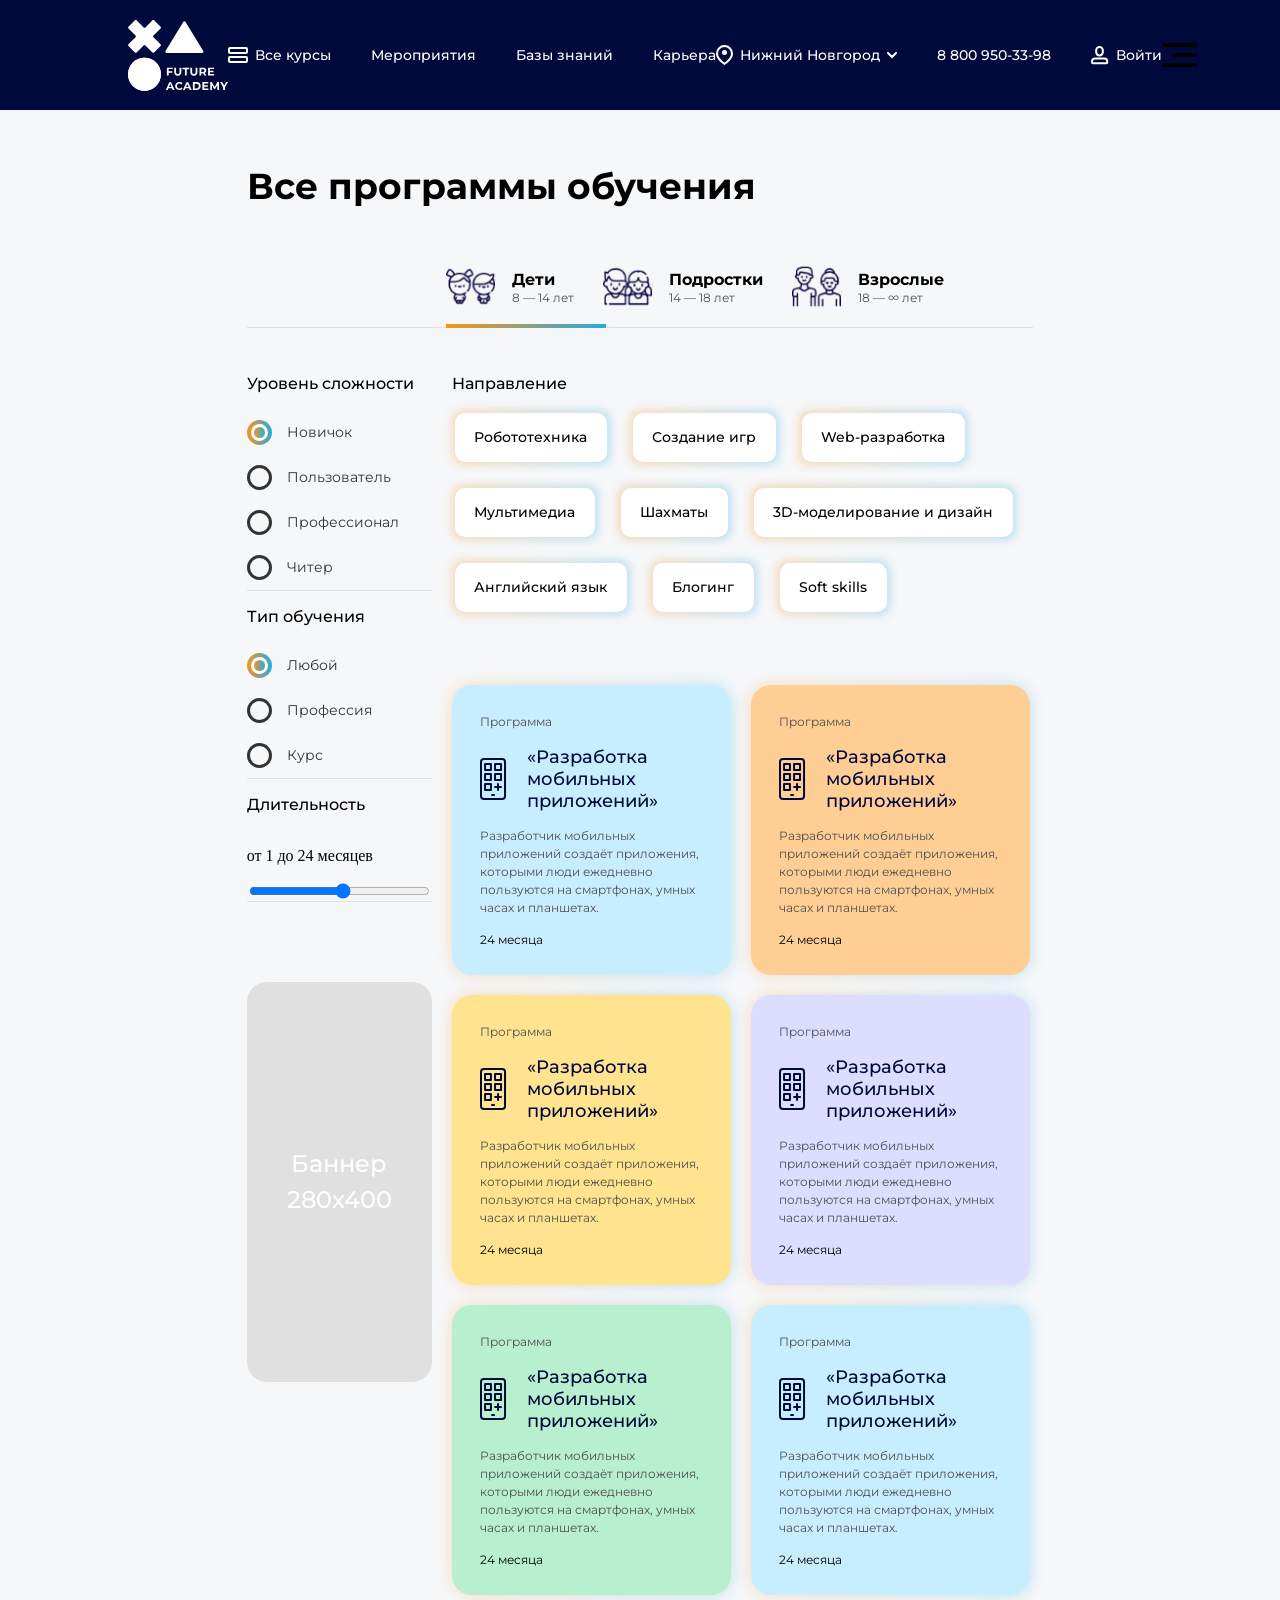
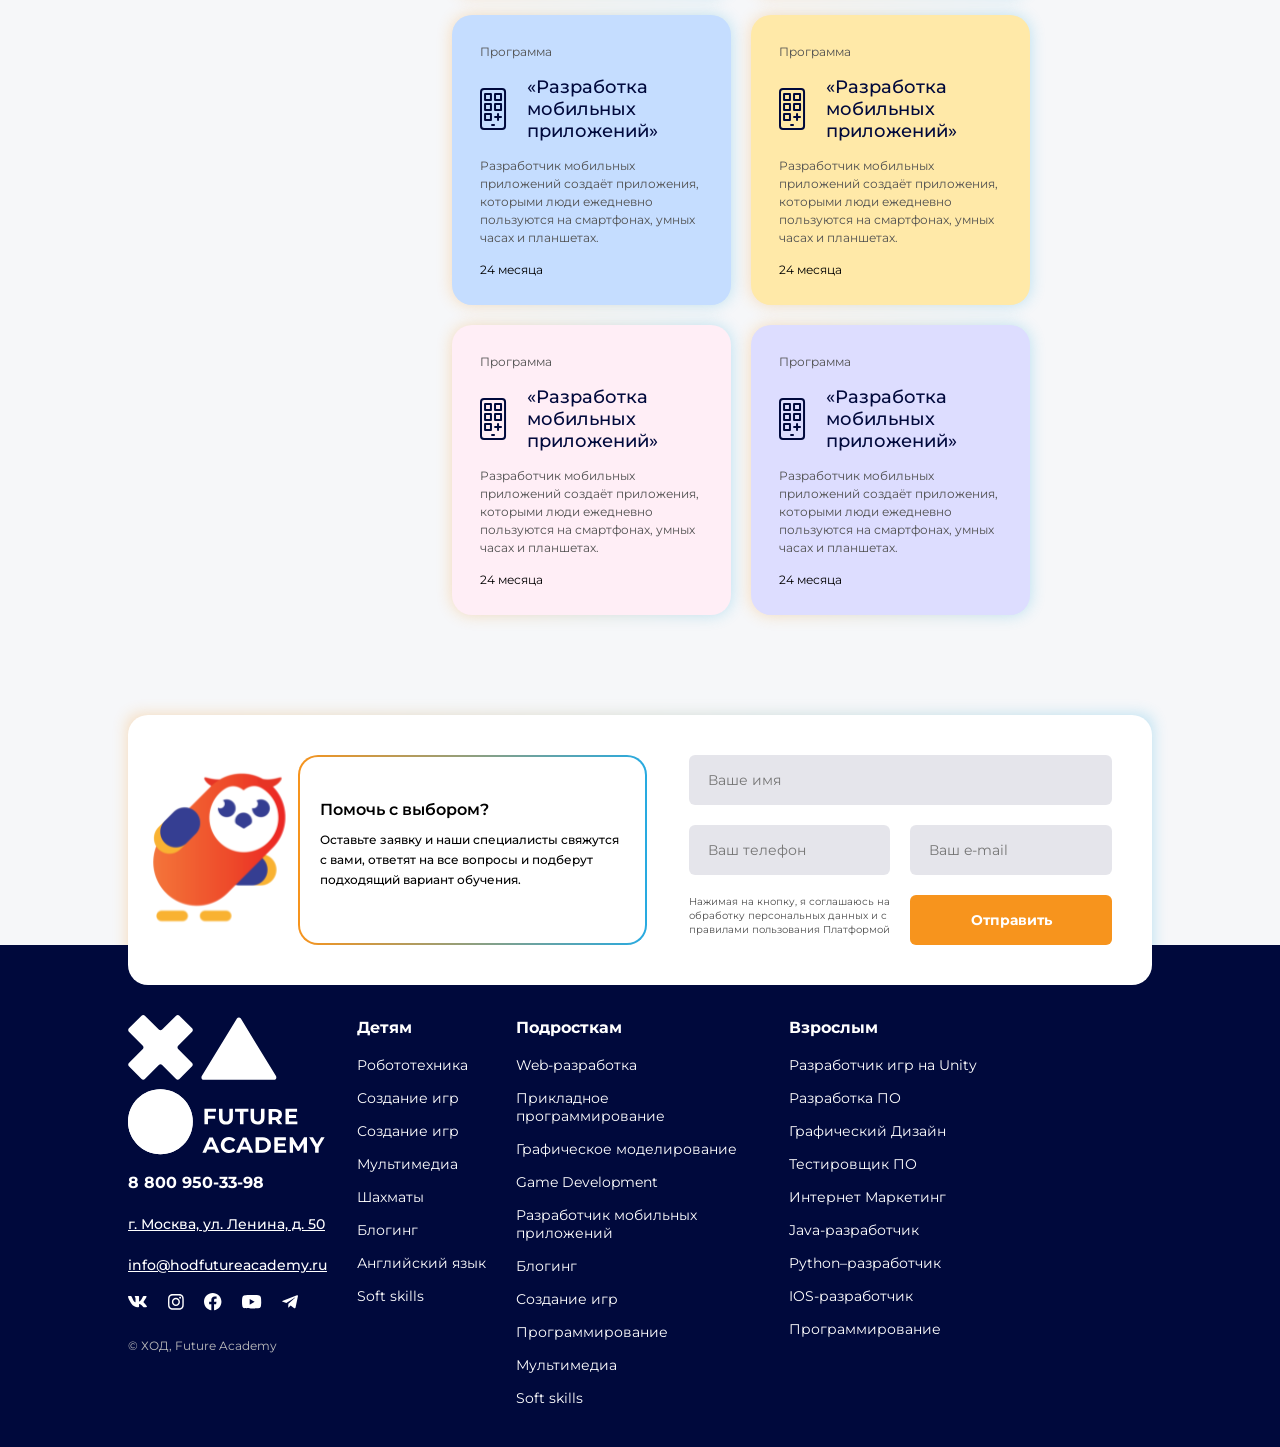
<file: allCourses.html>
<!DOCTYPE html>
<html lang="en">
<head>
    <meta charset="UTF-8">
    <meta name="viewport" content="width=device-width, initial-scale=1.0">
    <link href="https://fonts.googleapis.com/css2?family=Montserrat:ital,wght@0,100..900;1,100..900&display=swap" rel="stylesheet">
    <link rel="stylesheet" href="css/header.css">
    <link rel="stylesheet" href="css/burger.css">
    <link rel="stylesheet" href="css/allCourses.css">
    <link rel="stylesheet" href="css/footer.css">
    <title>all courses</title>
</head>
<body>
    <header>
        <img src="images/header/logoWhite.svg" alt="logo">
        <div class="header--info">
            <div class="header--info--with">
                <img src="images/header/headerIcon1White.svg" alt="" id="headerIcon1">
                <a href="" class="header--info--link" style="color: white;">Все курсы</a>
            </div>
            <a href="event.html" class="header--info--link" style="color: white;">Мероприятия</a>
            <a href="" class="header--info--link" style="color: white;">Базы знаний</a>
            <a href="" class="header--info--link" style="color: white;">Карьера</a>
        </div>

        <div class="header--info">
            <div class="header--info--with" id="headerCity">
                <img src="images/header/headerIcon2White.svg" alt="icon" id="headerIcon2">
                <p class="header--info--link" id="cityNow" style="color: white;"></p>
                <img src="images/header/headerIconCityWhite.svg" alt="icon" id="headerCityIcon">
            </div>
            <p class="header--info--link" style="color: white;">8 800 950-33-98</p>
            <div class="header--info--with">
                <img src="images/header/headerIcon3White.svg" alt="icon" id="headerIcon3">
                <a href="" class="header--info--link" style="color: white;">Войти</a>
            </div>
        </div>

        <div class="header--burger">
            <div class="header--burger--icon" id="burgerMenu">
                <span class="burgerStrip" id="strip1"></span>
                <span class="burgerStrip" id="strip2"></span>
                <span class="burgerStrip" id="strip3"></span>
            </div>
            <div class="header--burger--info" id="burgerInfo">
                <div id="burger0">
                    <div class="header--info--with" onclick="window.location='allCourses.html';">
                        <img src="images/header/headerIcon1.svg" alt="" id="headerIcon1">
                        <a class="header--info--link">Все курсы</a>
                    </div>
                    <a href="event.html" class="header--info--link">Мероприятия</a>
                    <a href="" class="header--info--link">Базы знаний</a>
                    <a href="" class="header--info--link">Карьера</a>
                </div>
                
                <div id="burger1">
                    <p class="header--info--link">8 800 950-33-98</p>
                    <div class="header--info--with">
                        <img src="images/header/headerIcon3.svg" alt="icon" id="headerIcon3">
                        <a href="" class="header--info--link">Войти</a>
                    </div>
                </div>
            </div>
        </div>
    </header>

    <div class="header--city--shadow" id="headerCityContainer">
        <div class="header--city--container">
            <h1 class="header--city--title">Выберите свой город</h1>

            <div class="header--city--info">
                <div class="header--city--content">
                    <p class="header--city--name" id="city0_0">Абакан</p>
                    <p class="header--city--name" id="city0_1">Азов</p>
                    <p class="header--city--name" id="city0_2">Александров</p>
                    <p class="header--city--name" id="city0_3">Алексин</p>
                    <p class="header--city--name" id="city0_4">Альметьевск</p>
                    <p class="header--city--name" id="city0_5">Анапа</p>
                    <p class="header--city--name" id="city0_6">Ангарск</p>
                    <p class="header--city--name" id="city0_7">Анжеро-Судженск</p>
                    <p class="header--city--name" id="city0_8">Апатиты</p>
                    <p class="header--city--name" id="city0_9">Арзамас</p>
                </div>

                <div class="header--city--content">
                    <p class="header--city--name" id="city1_0">Балаково</p>
                    <p class="header--city--name" id="city1_1">Балашиха</p>
                    <p class="header--city--name" id="city1_2">Барнаул</p>
                    <p class="header--city--name" id="city1_3">Белгород</p>
                    <p class="header--city--name" id="city1_4">Бердск</p>
                    <p class="header--city--name" id="city1_5">Березники</p>
                    <p class="header--city--name" id="city1_6">Бийск</p>
                    <p class="header--city--name" id="city1_7">Благовещенск</p>
                    <p class="header--city--name" id="city1_8">Братск</p>
                    <p class="header--city--name" id="city1_9">Брянск</p>
                </div>

                <div class="header--city--content">
                    <p class="header--city--name" id="city2_0">Владивосток</p>
                    <p class="header--city--name" id="city2_1">Владикавказ</p>
                    <p class="header--city--name" id="city2_2">Владимир</p>
                    <p class="header--city--name" id="city2_3">Волгоград</p>
                    <p class="header--city--name" id="city2_4">Волгодонск</p>
                    <p class="header--city--name" id="city2_5">Волжский</p>
                    <p class="header--city--name" id="city2_6">Великие Луки</p>
                    <p class="header--city--name" id="city2_7">Великий Новгород</p>
                    <p class="header--city--name" id="city2_8">Вологда</p>
                    <p class="header--city--name" id="city2_9">Воронеж</p>
                </div>

                <div class="header--city--content">
                    <p class="header--city--name" id="city3_0">Гатчина</p>
                    <p class="header--city--name" id="city3_1">Геленджик</p>
                    <p class="header--city--name" id="city3_2">Глазов</p>
                    <p class="header--city--name" id="city3_3">Горно-Алтайск</p>
                    <p class="header--city--name" id="city3_4">Грозный</p>
                    <p class="header--city--name" id="city3_5">Дзержинск</p>
                    <p class="header--city--name" id="city3_6">Димитровград</p>
                    <p class="header--city--name" id="city3_7">Дмитров</p>
                    <p class="header--city--name" id="city3_8">Домодедово</p>
                    <p class="header--city--name" id="city3_9">Дубна</p>
                </div>

                <div class="header--city--content">
                    <p class="header--city--name" id="city4_0">Казань</p>
                    <p class="header--city--name" id="city4_1">Калининград</p>
                    <p class="header--city--name" id="city4_2">Калуга</p>
                    <p class="header--city--name" id="city4_3">Камышин</p>
                    <p class="header--city--name" id="city4_4">Каспийск</p>
                    <p class="header--city--name" id="city4_5">Кемерово</p>
                    <p class="header--city--name" id="city4_6">Краснодар</p>
                    <p class="header--city--name" id="city4_7">Киров</p>
                    <p class="header--city--name" id="city4_8">Красноярск</p>
                    <p class="header--city--name" id="city4_9">Курск</p>
                </div>

            </div>

        </div>
    </div>

    <main>
        <h1 class="main--title">Все программы обучения</h1>

        <section class="part1">
            <div class="part1--info--age" id="ageContainer">
                <img src="images/main/part2/s.svg" alt="s" id="ageInfo">

                <div class="part1--age--option" id="part1age0">
                    <img src="images/main/part2/part2Children.svg" alt="ageIcon">
                    <div>
                        <p class="part1--age--name">Дети</p>
                        <p class="part1--age--number">8 — 14 лет</p>
                    </div>
                </div>

                <div class="part1--age--option" id="part1age1">
                    <img src="images/main/part2/part2Teenager.svg" alt="ageIcon">
                    <div>
                        <p class="part1--age--name">Подростки</p>
                        <p class="part1--age--number">14 — 18 лет</p>
                    </div>
                </div>

                <div class="part1--age--option" id="part1age2">
                    <img src="images/main/part2/part2Family.svg" alt="ageIcon">
                    <div class="part1--age--info">
                        <p class="part1--age--name">Взрослые</p>
                        <p class="part1--age--number">18 — ∞ лет</p>
                    </div>
                </div>
            </div>
        </section>

        <section class="part2">
            <section class="part2--sect1">
                <form action="allCourses.html">
                    <div class="part2--form--info">
                        <h1 class="part2--form--title">Уровень сложности</h1>

                        <label>
                            <input type="radio" name="radio0" checked>
                            <span class="radio-custom"></span>
                            <p class="part2--radio--name">Новичок</p>
                        </label>

                        <label>
                            <input type="radio" name="radio0">
                            <span class="radio-custom"></span>
                            <p class="part2--radio--name">Пользователь</p>
                        </label>

                        <label>
                            <input type="radio" name="radio0">
                            <span class="radio-custom"></span>
                            <p class="part2--radio--name">Профессионал</p>
                        </label>

                        <label>
                            <input type="radio" name="radio0">
                            <span class="radio-custom"></span>
                            <p class="part2--radio--name">Читер</p>
                        </label>

                    </div>

                    <div class="part2--form--info">
                        <h1 class="part2--form--title">Тип обучения</h1>

                        <label>
                            <input type="radio" name="radio1" checked>
                            <span class="radio-custom"></span>
                            <p class="part2--radio--name">Любой</p>
                        </label>

                        <label>
                            <input type="radio" name="radio1">
                            <span class="radio-custom"></span>
                            <p class="part2--radio--name">Профессия</p>
                        </label>

                        <label>
                            <input type="radio" name="radio1">
                            <span class="radio-custom"></span>
                            <p class="part2--radio--name">Курс</p>
                        </label>

                    </div>

                    <div class="part2--form--info">
                        <p class="part2--form--title">Длительность</p>
                        <p class="part2--form--text">от 1 до 24 месяцев</p>
                        <input type="range" min="1" max="24" step="1">
                    </div>

                    <div class="part2--form--banner">
                        <p class="part2--banner--text">Баннер</p>
                        <p class="part2--banner--text">280х400</p>
                    </div>
                </form>
            </section>

            <section class="part2--sect2">

                <div class="part2--sect2--direction">
                    <p class="part2--title">Направление</p>

                    <div class="part2--info--cards" id="part2age0Card">

                        <div class="part2--card--shadow">
                            <div class="part2--card">
                                <p class="part2--cards--name">Робототехника</p>
                            </div>
                        </div>
                        <div class="part2--card--shadow">
                            <div class="part2--card">
                                <p class="part2--cards--name">Создание игр</p>
                            </div>
                        </div>
                        <div class="part2--card--shadow">
                            <div class="part2--card">
                                <p class="part2--cards--name">Web-разработка</p>
                            </div>
                        </div>
                        <div class="part2--card--shadow">
                            <div class="part2--card">
                                <p class="part2--cards--name">Мультимедиа</p>
                            </div>
                        </div>
                        <div class="part2--card--shadow">
                            <div class="part2--card">
                                <p class="part2--cards--name">Шахматы</p>
                            </div>
                        </div>
                        <div class="part2--card--shadow">
                            <div class="part2--card">
                                <p class="part2--cards--name">3D-моделирование и дизайн</p>
                            </div>
                        </div>
                        <div class="part2--card--shadow">
                            <div class="part2--card">
                                <p class="part2--cards--name">Английский язык</p>
                            </div>
                        </div>
                        <div class="part2--card--shadow">
                            <div class="part2--card">
                                <p class="part2--cards--name">Блогинг</p>
                            </div>
                        </div>
                        <div class="part2--card--shadow">
                            <div class="part2--card">
                                <p class="part2--cards--name">Soft skills</p>
                            </div>
                        </div>

                    </div>

                    <div class="part2--info--cards" id="part2age1Card">

                        <div class="part2--card--shadow">
                            <div class="part2--card">
                                <p class="part2--cards--name">Web-разработка</p>
                            </div>
                        </div>
                        <div class="part2--card--shadow">
                            <div class="part2--card">
                                <p class="part2--cards--name">Прикладное программирование</p>
                            </div>
                        </div>
                        <div class="part2--card--shadow">
                            <div class="part2--card">
                                <p class="part2--cards--name">Графическое моделирование</p>
                            </div>
                        </div>
                        <div class="part2--card--shadow">
                            <div class="part2--card">
                                <p class="part2--cards--name">Game Development</p>
                            </div>
                        </div>
                        <div class="part2--card--shadow">
                            <div class="part2--card">
                                <p class="part2--cards--name">Разработчик мобильных приложений</p>
                            </div>
                        </div>
                        <div class="part2--card--shadow">
                            <div class="part2--card">
                                <p class="part2--cards--name">Блогинг</p>
                            </div>
                        </div>
                        <div class="part2--card--shadow">
                            <div class="part2--card">
                                <p class="part2--cards--name">Создание игр</p>
                            </div>
                        </div>
                        <div class="part2--card--shadow">
                            <div class="part2--card">
                                <p class="part2--cards--name">Программирование</p>
                            </div>
                        </div>
                        <div class="part2--card--shadow">
                            <div class="part2--card">
                                <p class="part2--cards--name">Мультимедиа</p>
                            </div>
                        </div>
                        <div class="part2--card--shadow">
                            <div class="part2--card">
                                <p class="part2--cards--name">Soft skills</p>
                            </div>
                        </div>
                        
                    </div>

                    <div class="part2--info--cards" id="part2age2Card">

                        <div class="part2--card--shadow">
                            <div class="part2--card">
                                <p class="part2--cards--name">Разработчик игр на Unity</p>
                            </div>
                        </div>
                        <div class="part2--card--shadow">
                            <div class="part2--card">
                                <p class="part2--cards--name">Разработка ПО</p>
                            </div>
                        </div>
                        <div class="part2--card--shadow">
                            <div class="part2--card">
                                <p class="part2--cards--name">Графический Дизайн</p>
                            </div>
                        </div>
                        <div class="part2--card--shadow">
                            <div class="part2--card">
                                <p class="part2--cards--name">Тестировщик ПО</p>
                            </div>
                        </div>
                        <div class="part2--card--shadow">
                            <div class="part2--card">
                                <p class="part2--cards--name">Интернет Маркетинг</p>
                            </div>
                        </div>
                        <div class="part2--card--shadow">
                            <div class="part2--card">
                                <p class="part2--cards--name">Java-разработчик</p>
                            </div>
                        </div>
                        <div class="part2--card--shadow">
                            <div class="part2--card">
                                <p class="part2--cards--name">Python–разработчик</p>
                            </div>
                        </div>
                        <div class="part2--card--shadow">
                            <div class="part2--card">
                                <p class="part2--cards--name">IOS-разработчик</p>
                            </div>
                        </div>
                        <div class="part2--card--shadow">
                            <div class="part2--card">
                                <p class="part2--cards--name">Программирование</p>
                            </div>
                        </div>

                    </div>
                </div>

                <div class="part2--sect2--cards">
                    
                    <div class="part2--sect2--card--shadow">
                        <div class="part2--sect2--card" id="part2Card0">
                            <p class="part2--sect2--text">Программа</p>
                            <div class="part2--sect2--card--info">
                                <img src="images/all/allCoursesIcon.svg" alt="icon">
                                <p class="part2--sect2--title">«Разработка мобильных приложений»</p>
                            </div>
                            <p class="part2--sect2--text">Разработчик мобильных приложений создаёт приложения, которыми люди ежедневно пользуются 
    на смартфонах, умных часах и планшетах. </p>
                            <p class="part2--sect2--date">24 месяца</p>
                        </div>
                    </div>
                    
                    <div class="part2--sect2--card--shadow">
                        <div class="part2--sect2--card" id="part2Card1">
                            <p class="part2--sect2--text">Программа</p>
                            <div class="part2--sect2--card--info">
                                <img src="images/all/allCoursesIcon.svg" alt="icon">
                                <p class="part2--sect2--title">«Разработка мобильных приложений»</p>
                            </div>
                            <p class="part2--sect2--text">Разработчик мобильных приложений создаёт приложения, которыми люди ежедневно пользуются 
    на смартфонах, умных часах и планшетах. </p>
                            <p class="part2--sect2--date">24 месяца</p>
                        </div>
                    </div>

                    <div class="part2--sect2--card--shadow">
                        <div class="part2--sect2--card" id="part2Card2">
                            <p class="part2--sect2--text">Программа</p>
                            <div class="part2--sect2--card--info">
                                <img src="images/all/allCoursesIcon.svg" alt="icon">
                                <p class="part2--sect2--title">«Разработка мобильных приложений»</p>
                            </div>
                            <p class="part2--sect2--text">Разработчик мобильных приложений создаёт приложения, которыми люди ежедневно пользуются 
    на смартфонах, умных часах и планшетах. </p>
                            <p class="part2--sect2--date">24 месяца</p>
                        </div>
                    </div>

                    <div class="part2--sect2--card--shadow">
                        <div class="part2--sect2--card" id="part2Card3">
                            <p class="part2--sect2--text">Программа</p>
                            <div class="part2--sect2--card--info">
                                <img src="images/all/allCoursesIcon.svg" alt="icon">
                                <p class="part2--sect2--title">«Разработка мобильных приложений»</p>
                            </div>
                            <p class="part2--sect2--text">Разработчик мобильных приложений создаёт приложения, которыми люди ежедневно пользуются 
    на смартфонах, умных часах и планшетах. </p>
                            <p class="part2--sect2--date">24 месяца</p>
                        </div>
                    </div>

                    <div class="part2--sect2--card--shadow">
                        <div class="part2--sect2--card" id="part2Card4">
                            <p class="part2--sect2--text">Программа</p>
                            <div class="part2--sect2--card--info">
                                <img src="images/all/allCoursesIcon.svg" alt="icon">
                                <p class="part2--sect2--title">«Разработка мобильных приложений»</p>
                            </div>
                            <p class="part2--sect2--text">Разработчик мобильных приложений создаёт приложения, которыми люди ежедневно пользуются 
    на смартфонах, умных часах и планшетах. </p>
                            <p class="part2--sect2--date">24 месяца</p>
                        </div>
                    </div>

                    <div class="part2--sect2--card--shadow">
                        <div class="part2--sect2--card" id="part2Card5">
                            <p class="part2--sect2--text">Программа</p>
                            <div class="part2--sect2--card--info">
                                <img src="images/all/allCoursesIcon.svg" alt="icon">
                                <p class="part2--sect2--title">«Разработка мобильных приложений»</p>
                            </div>
                            <p class="part2--sect2--text">Разработчик мобильных приложений создаёт приложения, которыми люди ежедневно пользуются 
    на смартфонах, умных часах и планшетах. </p>
                            <p class="part2--sect2--date">24 месяца</p>
                        </div>
                    </div>

                    <div class="part2--sect2--card--shadow">
                        <div class="part2--sect2--card" id="part2Card6">
                            <p class="part2--sect2--text">Программа</p>
                            <div class="part2--sect2--card--info">
                                <img src="images/all/allCoursesIcon.svg" alt="icon">
                                <p class="part2--sect2--title">«Разработка мобильных приложений»</p>
                            </div>
                            <p class="part2--sect2--text">Разработчик мобильных приложений создаёт приложения, которыми люди ежедневно пользуются 
    на смартфонах, умных часах и планшетах. </p>
                            <p class="part2--sect2--date">24 месяца</p>
                        </div>
                    </div>

                    <div class="part2--sect2--card--shadow">
                        <div class="part2--sect2--card" id="part2Card7">
                            <p class="part2--sect2--text">Программа</p>
                            <div class="part2--sect2--card--info">
                                <img src="images/all/allCoursesIcon.svg" alt="icon">
                                <p class="part2--sect2--title">«Разработка мобильных приложений»</p>
                            </div>
                            <p class="part2--sect2--text">Разработчик мобильных приложений создаёт приложения, которыми люди ежедневно пользуются 
    на смартфонах, умных часах и планшетах. </p>
                            <p class="part2--sect2--date">24 месяца</p>
                        </div>
                    </div>

                    <div class="part2--sect2--card--shadow">
                        <div class="part2--sect2--card" id="part2Card8">
                            <p class="part2--sect2--text">Программа</p>
                            <div class="part2--sect2--card--info">
                                <img src="images/all/allCoursesIcon.svg" alt="icon">
                                <p class="part2--sect2--title">«Разработка мобильных приложений»</p>
                            </div>
                            <p class="part2--sect2--text">Разработчик мобильных приложений создаёт приложения, которыми люди ежедневно пользуются 
    на смартфонах, умных часах и планшетах. </p>
                            <p class="part2--sect2--date">24 месяца</p>
                        </div>
                    </div>

                    <div class="part2--sect2--card--shadow">
                        <div class="part2--sect2--card" id="part2Card9">
                            <p class="part2--sect2--text">Программа</p>
                            <div class="part2--sect2--card--info">
                                <img src="images/all/allCoursesIcon.svg" alt="icon">
                                <p class="part2--sect2--title">«Разработка мобильных приложений»</p>
                            </div>
                            <p class="part2--sect2--text">Разработчик мобильных приложений создаёт приложения, которыми люди ежедневно пользуются 
    на смартфонах, умных часах и планшетах. </p>
                            <p class="part2--sect2--date">24 месяца</p>
                        </div>
                    </div>

                </div>
                
            </section>

        </section>
    </main>

    <footer>
        <section class="footer--part1--shadow">
            <div class="footer--part1">
                <div class="footer--owl">
                    <img src="images/footer/owl.svg" alt="owl" id="footerOwl">
                    <div class="footer--message--border">
                        <div class="footer--part1--message">
                            <h1 class="footer--message--title">Помочь с выбором?</h1>
                            <p class="footer--message--text">Оставьте заявку и наши специалисты свяжутся с вами, ответят на все вопросы 
                                и подберут подходящий вариант обучения.</p>
                        </div>
                    </div>
                </div>
                
                <form action="index.html" class="footer--form">
                    <input type="text" class="footer--input" placeholder="Ваше имя">
                    <div class="footer--form--child">
                        <div class="footer--submit">
                            <input type="text" class="footer--input" placeholder="Ваш телефон">
                            <p class="footer--form--text">Нажимая на кнопку, я соглашаюсь 
                                на обработку персональных данных 
                                и с правилами пользования Платформой</p>
                        </div>
                        <div class="footer--submit">
                            <input type="email" class="footer--input" placeholder="Ваш e-mail">
                            <button class="footer--button">Отправить</button>
                        </div>
                    </div>
                    
                </form>
            </div>
        </section>

        <section class="footer--main">

            <div class="footer--content">
                <img src="images/footer/logo.svg" alt="logo">
                <h1 class="footer--title">8 800 950-33-98</h1>
                <a href="" class="footer--link">г. Москва, ул. Ленина, д. 50</a>
                <a href="" class="footer--link">info@hodfutureacademy.ru</a>
                <div class="footer--icons">
                    <img src="images/footer/icons/icon1.svg" alt="icon">
                    <img src="images/footer/icons/icon2.svg" alt="icon">
                    <img src="images/footer/icons/icon3.svg" alt="icon">
                    <img src="images/footer/icons/icon4.svg" alt="icon">
                    <img src="images/footer/icons/icon5.svg" alt="icon">
                </div>
                <p class="footer--author">© ХОД, Future Academy</p>
            </div>

            <div class="footer--content footerContent1">
                <h1 class="footer--title">Детям</h1>
                <p class="footer--text">Робототехника</p>
                <p class="footer--text">Создание игр</p>
                <p class="footer--text">Создание игр</p>
                <p class="footer--text">Мультимедиа</p>
                <p class="footer--text">Шахматы</p>
                <p class="footer--text">Блогинг</p>
                <p class="footer--text">Английский язык</p>
                <p class="footer--text">Soft skills</p>
            </div>

            <div class="footer--content footerContent2">
                <h1 class="footer--title">Подросткам</h1>
                <p class="footer--text">Web-разработка</p>
                <p class="footer--text">Прикладное программирование</p>
                <p class="footer--text">Графическое моделирование</p>
                <p class="footer--text">Game Development</p>
                <p class="footer--text">Разработчик мобильных приложений</p>
                <p class="footer--text">Блогинг</p>
                <p class="footer--text">Создание игр</p>
                <p class="footer--text">Программирование</p>
                <p class="footer--text">Мультимедиа</p>
                <p class="footer--text">Soft skills</p>
            </div>

            <div class="footer--content footerContent3">
                <h1 class="footer--title">Взрослым</h1>
                <p class="footer--text">Разработчик игр на Unity</p>
                <p class="footer--text">Разработка ПО</p>
                <p class="footer--text">Графический Дизайн</p>
                <p class="footer--text">Тестировщик ПО</p>
                <p class="footer--text">Интернет Маркетинг</p>
                <p class="footer--text">Java-разработчик</p>
                <p class="footer--text">Python–разработчик</p>
                <p class="footer--text">IOS-разработчик</p>
                <p class="footer--text">Программирование</p>
            </div>

            <div class="footer--content footerContent4">
                <h1 class="footer--title">Информация</h1>
                <p class="footer--text">Об академии</p>
                <p class="footer--text">Мероприятия</p>
                <p class="footer--text">Новости</p>
                <p class="footer--text">База знаний</p>
                <p class="footer--text">Карьера</p>
                <p class="footer--text">Контакты</p>
            </div>

        </section>
    </footer>

    <script src="js/header.js"></script>
    <script src="js/allCourses.js"></script>
</body>
</html>
</file>
<file: css/header.css>
*{scroll-behavior: smooth;}
body{
    margin: 0;
    background-color: #F6F7F9;
}
main{
    margin-top: 110px;
}



header{
    position: fixed;
    background-color: white;
    display: flex;
    flex-direction: row;
    align-items: center;
    padding-left: 19.27%;
    padding-right: 19.27%;
    width: 61.46%;
    justify-content: space-between;
    height: 110px;
    top: 0;
    z-index: 2;
}
#headerCityIcon{
    transition: all 0.3s ease;
}
.header--info{
    display: flex;
    flex-direction: row;
    align-items: center;
    gap: 40px;
}
.header--info--with{
    display: flex;
    flex-direction: row;
    align-items: center;
    gap: 7px;
    cursor: pointer;
}
.header--info--link{
    font-family: 'Montserrat','Arial';
    font-style: normal;
    font-weight: 500;
    font-size: 14px;
    line-height: 17px;
    align-items: center;
    text-decoration: none;
    color: #000000;
    white-space: nowrap;
}


.header--city--shadow{
    position: fixed;
    width: 61.46%;
    box-sizing: border-box;
    margin-left: 19.27%;
    margin-right: 19.27%;
    z-index: 2;
    transition: all 0.3s ease;
}
.header--city--shadow::before{
    content: "";
    position: absolute;
    top: 8px; left: -10px; right: -10px; bottom: -17px;
    background: linear-gradient(90deg, #F7941D 0%, #27AAE1 100%);
    opacity: 0.3;
    border-radius: 10px;
    filter: blur(8px);
    z-index: -1;
}
.header--city--container{
    display: flex;
    flex-direction: column;
    background-color: #fff;
    border-radius: 0 0 6px 6px;
    padding: 20px;
    box-sizing: border-box;
}
.header--city--title{
    font-family: 'Montserrat';
    font-style: normal;
    font-weight: 600;
    font-size: 24px;
    line-height: 29px;
    display: flex;
    align-items: center;
    color: #000000;
}
.header--city--info{
    display: flex;
    flex-direction: row;
    gap: 30px;
}
.header--city--content{
    display: flex;
    flex-direction: column;
    gap: 15px;
}
.header--city--name{
    font-family: 'Montserrat';
    font-style: normal;
    font-weight: 400;
    font-size: 14px;
    color: #4F4F4F;
    margin: 0;
    transition: all 0.15s ease;
}
.header--city--name:hover{
    cursor: pointer;
    font-weight: 500;
    color: #00093C;
}
.header--city--shadow{opacity: 0; display: none;}


.header--burger{display: none;}
#burger1{
    display: none;
    display: flex;
    flex-direction: column;
    gap: 10px;
    width: 100%;
    align-items: center;
    justify-content: center;
}
#burger0{
    display: flex;
    flex-direction: column;
    gap: 10px;
    width: 100%;
    align-items: center;
    justify-content: center;
}
.header--burger--info{
    top: 120px;
    display: flex;
    flex-direction: column;
    align-items: center;
    justify-content: center;
    position: absolute;
    z-index: 2;
    width: 200px;
    background-color: white;
    gap: 10px;
    padding-top: 20px;
    padding-bottom: 20px;
    border-radius: 10px;
    transition: all 0.3s ease;
}



@media screen and (max-width: 1800px) {
    .header--burger{display: flex;}
    #headerInfo0{display: none;}
}
@media screen and (max-width: 1500px) {
    header{
        padding-left: 14%;
        padding-right: 14%;
        width: 72%;
    }
    .header--city--shadow{
        margin-left: 14%;
        margin-right: 14%;
        width: 72%;
    }
}
@media screen and (max-width: 1300px) {
    header{
        padding-left: 10%;
        padding-right: 10%;
        width: 80%;
    }
    .header--city--shadow{
        margin-left: 10%;
        margin-right: 10%;  
        width: 80%;
    }
}
@media screen and (max-width: 900px) {
    header{
        padding-left: 3%;
        padding-right: 3%;
        width: 94%;
    }
    .header--city--shadow{
        margin-left: 3%;
        margin-right: 3%;  
        width: 94%;
    }
}
@media screen and (max-width: 700px) {
    #headerInfo1{display: none;}
    #burger1{display: flex;}
}
</file>
<file: css/burger.css>
.header--burger--icon{
    display: flex;
    flex-direction: column;
    align-items: flex-end;
    gap: 6px;
}
.burgerStrip{
    width: 35px;
    height: 4px;
    background-color: black;
    transition: all 0.3s ease;
    border-radius: 5px;
}
#strip2{
    width: 25px;
}
.us1{
    transform: rotate(45deg);
}
.us2{
    opacity: 0%;
}
.us3{
    transform: rotate(-45deg);
    margin-top: -21px;
}


.header--burger--info{
    display: none;
}
</file>
<file: css/allCourses.css>
header{background-color: #00093C;}
main{
    display: flex;
    flex-direction: column;
    gap: 30px;
    padding-top: 30px;
    padding-left: 19.27%;
    padding-right: 19.27%;
    margin-bottom: 100px;
}



.main--title{
    font-family: 'Montserrat';
    font-style: normal;
    font-weight: 700;
    font-size: 36px;
    line-height: 44px;
    color: #000000;
}


.part1{
    display: flex;
    flex-direction: column;
}
.part1--info--age{
    display: flex;
    flex-direction: row;
    justify-content: space-between;
    align-items: center;
    border-bottom: 1px solid #E0E0E0;
    padding-bottom: 15px;
    padding-right: 11.36%;
    padding-left: 25.4%;
}
.part1--age--option{
    display: flex;
    flex-direction: row;
    align-items: center;
    gap: 16px;
    cursor: pointer;
}
.part1--age--name{
    font-family: 'Montserrat';
    font-style: normal;
    font-weight: 700;
    font-size: 16px;
    line-height: 20px;
    align-items: center;
    color: #000000;
    margin: 0;
}
.part1--age--number{
    font-family: 'Montserrat';
    font-style: normal;
    font-weight: 400;
    font-size: 12px;
    line-height: 15px;
    align-items: center;
    color: #4F4F4F;
    margin: 0;
}





.part2{
    display: flex;
    flex-direction: row;
    gap: 20px;
    justify-content: space-between;
}
.part2--sect1{
    width: 23.73%;
}
.part2--sect2{
    width: 74.58%;
    display: flex;
    flex-direction: column;
    gap: 70px;
}


.part2--form--info{
    display: flex;
    flex-direction: column;
    border-bottom: 1px solid #E0E0E0;
}
label{
    display: flex;
    flex-direction: row;
    cursor: pointer;
    font-size: 24px;
    align-items: center;
    gap: 15px;
}
input[type="radio"] {
    display: none;
}
.radio-custom {
    width: 25px;
    height: 25px;
    border: 3px solid #333;
    border-radius: 50%;
    display: flex;
    align-items: center;
    justify-content: center;
    box-sizing: border-box;
    padding: 3px;
}
input[type="radio"]:checked + .radio-custom {
    border: 4px solid transparent;
    background: 
    linear-gradient(#fff, #fff) padding-box, 
    linear-gradient(90deg, #F7941D 0%, #27AAE1 100%) border-box;
    position: relative;
}
input[type="radio"]:checked + .radio-custom::after {
    content: "";
    width: 100%;
    height: 100%;
    border-radius: 50%;
    background: linear-gradient(90deg, #F7941D 0%, #27AAE1 100%);
}
.part2--radio--name{
    font-family: 'Montserrat';
    font-style: normal;
    font-weight: 400;
    font-size: 14px;
    line-height: 17px;
    color: #333333;
    transition: all 0.3s ease;
}
.part2--radio--name:hover{
    font-weight: 500;
    color: #000000;
}
input[type="radio"]:checked + .part2--radio--name{
    font-weight: 500;
    color: #000000;
}
.part2--form--title{
    font-family: 'Montserrat';
    font-style: normal;
    font-weight: 500;
    font-size: 16px;
    line-height: 20px;
    color: #000000;
}
.part2--form--banner{
    width: 100%;
    height: 400px;
    display: flex;
    flex-direction: column;
    align-items: center;
    justify-content: center;
    border-radius: 20px;
    background-color: #E0E0E0;
    margin-top: 80px;
    cursor: pointer;
}
.part2--banner--text{
    font-family: 'Montserrat';
    font-style: normal;
    font-weight: 500;
    font-size: 24px;
    line-height: 36px;
    color: #FFFFFF;
    margin: 0;
}


.part2--age--info{
    display: flex;
    flex-direction: column;
    gap: 2px;
}
.part2--info--cards{
    display: flex;
    flex-direction: row;
    flex-wrap: wrap;
    gap: 20px;
    /* padding-left: 25.4%; */
}
.part2--card--shadow {
    position: relative;
    padding: 3px;
    border-radius: 10px;
    z-index: 1; /* Создаем контекст наслоения */
}
.part2--card--shadow::before {
    content: "";
    position: absolute;
    top: 0; left: 0; right: 0; bottom: 0;
    background: linear-gradient(90deg, #F7941D 0%, #27AAE1 100%);
    opacity: 0.3;
    border-radius: 10px;
    filter: blur(5px);
    z-index: -1;
    transition: all 0.3s ease;
}
.part2--card{
    background-color: white;
    padding-left: 19.5px;
    padding-right: 19.5px;
    padding-top: 16px;
    padding-bottom: 16px;
    border-radius: 10px;
}
.part2--cards--name{
    font-family: 'Montserrat';
    font-style: normal;
    font-weight: 500;
    font-size: 14px;
    line-height: 17px;
    text-align: center;
    color: #000000;
    margin: 0;
}
.part2--card--shadow:hover::before {
    top: -8px; left: -8px; right: -8px; bottom: -10px;
    border-radius: 20px;
}
.part2--card:hover{
    cursor: pointer;
}
#ageInfo{
    position: absolute;
    transition: all 0.3s ease;
}
.part2--title{
    font-family: 'Montserrat';
    font-style: normal;
    font-weight: 500;
    font-size: 16px;
    line-height: 20px;
    color: #000000;
}
#part2age1Card{display: none;}
#part2age2Card{display: none;}




.part2--sect2--cards{
    display: flex;
    flex-direction: row;
    flex-wrap: wrap;
    gap: 20px;
}
.part2--sect2--text{
    max-width: 368.72px;
    font-family: 'Montserrat';
    font-style: normal;
    font-weight: 400;
    font-size: 12px;
    line-height: 18px;
    color: #4F4F4F;
    margin: 0;
}
.part2--sect2--title{
    max-width: 329.8px;
    font-family: 'Montserrat';
    font-style: normal;
    font-weight: 500;
    font-size: 18px;
    line-height: 22px;
    color: #00093C;
    margin: 0;
}
.part2--sect2--date{
    font-family: 'Montserrat';
    font-style: normal;
    font-weight: 400;
    font-size: 12px;
    line-height: 15px;
    color: #000000;
    margin: 0;
}
.part2--sect2--card--shadow{
    position: relative;
    width: 48%;
    cursor: pointer;
}
.part2--sect2--card--shadow::before{
    content: "";
    position: absolute;
    top: 0; left: 0; right: 0; bottom: 0;
    background: linear-gradient(90deg, #F7941D 0%, #27AAE1 100%);
    opacity: 0.3;
    border-radius: 20px;
    filter: blur(8px);
    z-index: -1;
    transition: all 0.3s ease;
}
.part2--sect2--card--shadow:hover::before{
    top: -10px; left: -10px; right: -10px; bottom: -10px;
}
.part2--sect2--card{
    display: flex;
    flex-direction: column;
    padding: 28px;
    border-radius: 20px;
    gap: 15px;
}
.part2--sect2--card--info{
    display: flex;
    flex-direction: row;
    gap: 20px;
}
#part2Card0{background-color: #C7EEFF;}
#part2Card1{background-color: #FFCE94;}
#part2Card2{background-color: #FFE38E;}
#part2Card3{background-color: #DDDDFF;}
#part2Card4{background-color: #B8EFCF;}
#part2Card5{background-color: #C7EEFF;}
#part2Card6{background-color: #C5DDFF;}
#part2Card7{background-color: #FFE9A8;}
#part2Card8{background-color: #FFEEF6;}
#part2Card9{background-color: #DDDDFF;}
</file>
<file: css/footer.css>
.footer--part1--shadow{
    border-radius: 20px;
    position: relative;
    margin-left: 19.27%;
    margin-right: 19.27%;
}
.footer--part1{
    background-color: white;
    padding: 40px;
    border-radius: 20px;
    height: 270px;
    box-sizing: border-box;
    display: flex;
    flex-direction: row;
    justify-content: space-between;
    gap: 4.37%;
}
.footer--owl{
    display: flex;
    gap: 35px;
}
.footer--part1--shadow::before{
    content: "";
    position: absolute;
    top: 0; left: 0; right: 0; bottom: 0;
    background: linear-gradient(90deg, #F7941D 0%, #27AAE1 100%);
    opacity: 0.3;
    border-radius: 10px;
    filter: blur(8px);
    z-index: -1;
}
.footer--message--border{
    box-sizing: border-box;
    background: linear-gradient(90deg, #F7941D 0%, #27AAE1 100%);
    padding: 2px;
    border-radius: 20px;
    max-width: 390px;
}
.footer--part1--message{
    width: 100%;
    height: 100%;
    box-sizing: border-box;
    padding: 20px;
    background-color: white;
    border-radius: 18px;
    display: flex;
    flex-direction: column;
    gap: 20px;
    justify-content: center;
}
.footer--message--title{
    font-family: 'Montserrat';
    font-style: normal;
    font-weight: 600;
    font-size: 24px;
    line-height: 29px;
    margin: 0;

    color: #000000;
}
.footer--message--text{
    max-width: 352px;
    font-family: 'Montserrat';
    font-style: normal;
    font-weight: 500;
    font-size: 16px;
    line-height: 26px;
    color: #000000;
    margin: 0;
}
.footer--form{
    display: flex;
    flex-direction: column;
    gap: 20px;
}
.footer--form--child{
    display: flex;
    flex-direction: row;
    gap: 20px;
    width: 100%;
}
.footer--submit{
    display: flex;
    flex-direction: column;
    gap: 20px;
    margin-bottom: -6px;
}
.footer--input{
    width: 100%;
    height: 50px;
    background: rgba(0, 9, 60, 0.1);
    border-radius: 6px;
    padding-left: 19px;
    box-sizing: border-box;
    border: none;

    font-family: 'Montserrat';
    font-style: normal;
    font-weight: 400;
    font-size: 14px;
    line-height: 17px;
    color: #4F4F4F;
}
.footer--form--text{
    max-width: 210px;
    font-family: 'Montserrat';
    font-style: normal;
    font-weight: 400;
    font-size: 10px;
    line-height: 14px;
    color: #4F4F4F;
    margin: 0;
    margin-bottom: -20px
}
.footer--button{
    height: 50.04px;
    background: #F7941D;
    border-radius: 6px;
    border: none;

    font-family: 'Montserrat';
    font-style: normal;
    font-weight: 700;
    font-size: 14px;
    line-height: 26px;
    text-align: center;
    color: #FFFFFF;

    transition: all 0.3s ease;
}
.footer--button:hover{
    background-color: #FFAE4D;
    cursor: pointer;
}




.footer--main{
    background: #00093C;
    display: flex;
    flex-direction: row;
    gap: 60px;
    padding-top: 70px;
    padding-bottom: 40px;
    padding-left: 19.27%;
    padding-right: 19.27%;
    margin-top: -40px;
}
.footer--content{
    display: flex;
    flex-direction: column;
    gap: 15px;
}
.footer--title{
    font-family: 'Montserrat';
    font-style: normal;
    font-weight: 700;
    font-size: 16px;
    line-height: 26px;
    color: #FFFFFF;
    margin: 0;
}
.footer--text{
    max-width: 243px;
    font-family: 'Montserrat';
    font-style: normal;
    font-weight: 400;
    font-size: 14px;
    line-height: 18px;
    color: #FFFFFF;
    margin: 0;
}
.footer--link{
    font-family: 'Montserrat';
    font-style: normal;
    font-weight: 500;
    font-size: 14px;
    line-height: 26px;
    color: #FFFFFF;
}
.footer--author{
    font-family: 'Montserrat';
    font-style: normal;
    font-weight: 400;
    font-size: 12px;
    line-height: 15px;
    color: #BDBDBD;
}
.footer--icons{
    display: flex;
    flex-direction: row;
    gap: 20px;
}





@media screen and (max-width: 1800px) {
    .footer--part1--message{gap: 10px;}
    .footer--message--text{font-size: 14px;}
    .footer--message--title{font-size: 20px;}
}
@media screen and (max-width: 1500px) {
    /* .footer--part1{height: 330px;} */
    .footer--part1--shadow{
        margin-left: 14%;
        margin-right: 14%;
    }   
    .footer--part1--message{padding-top: 10px;}
    .footer--main{
        padding-left: 14%;
        padding-right: 14%;
    }
    #footerOwl{width: 170px;}
}
@media screen and (max-width: 1300px) {
    .footer--part1--shadow{
        margin-left: 10%;
        margin-right: 10%;
    }   
    .footer--main{
        padding-left: 10%;
        padding-right: 10%;
    }
    .footer--message--text{
        font-size: 12px;
        line-height: 20px;
    }
    .footer--message--title{
        font-size: 16px;
        line-height: 20px;
    }
    .footer--main{
        gap: 30px;
    }
    .footerContent4{display: none;}
    #footerOwl{width: 140px;}
    .footer--owl{gap: 10px;}
    .footer--part1{padding-left: 20px;}
}
@media screen and (max-width: 900px) {
    .footer--part1--shadow{
        margin-left: 3%;
        margin-right: 3%;
    }   
    .footer--main{
        padding-left: 3%;
        padding-right: 3%;
    }
    .footer--form--text{display: none;}
    .footer--button{margin-left: -115%;}
    .footer--input{padding-left: 10px;}
}
@media screen and (max-width: 750px) {
    .footerContent3{display: none;}
}
@media screen and (max-width: 700px) {
    .footer--owl{display: none;}
    .footer--part1{justify-content: center;}
    .footer--button{margin-left: -110%;}
    .footerContent2{display: none;}
}
@media screen and (max-width: 400px) {
    .footerContent1{display: none;}
}
</file>
